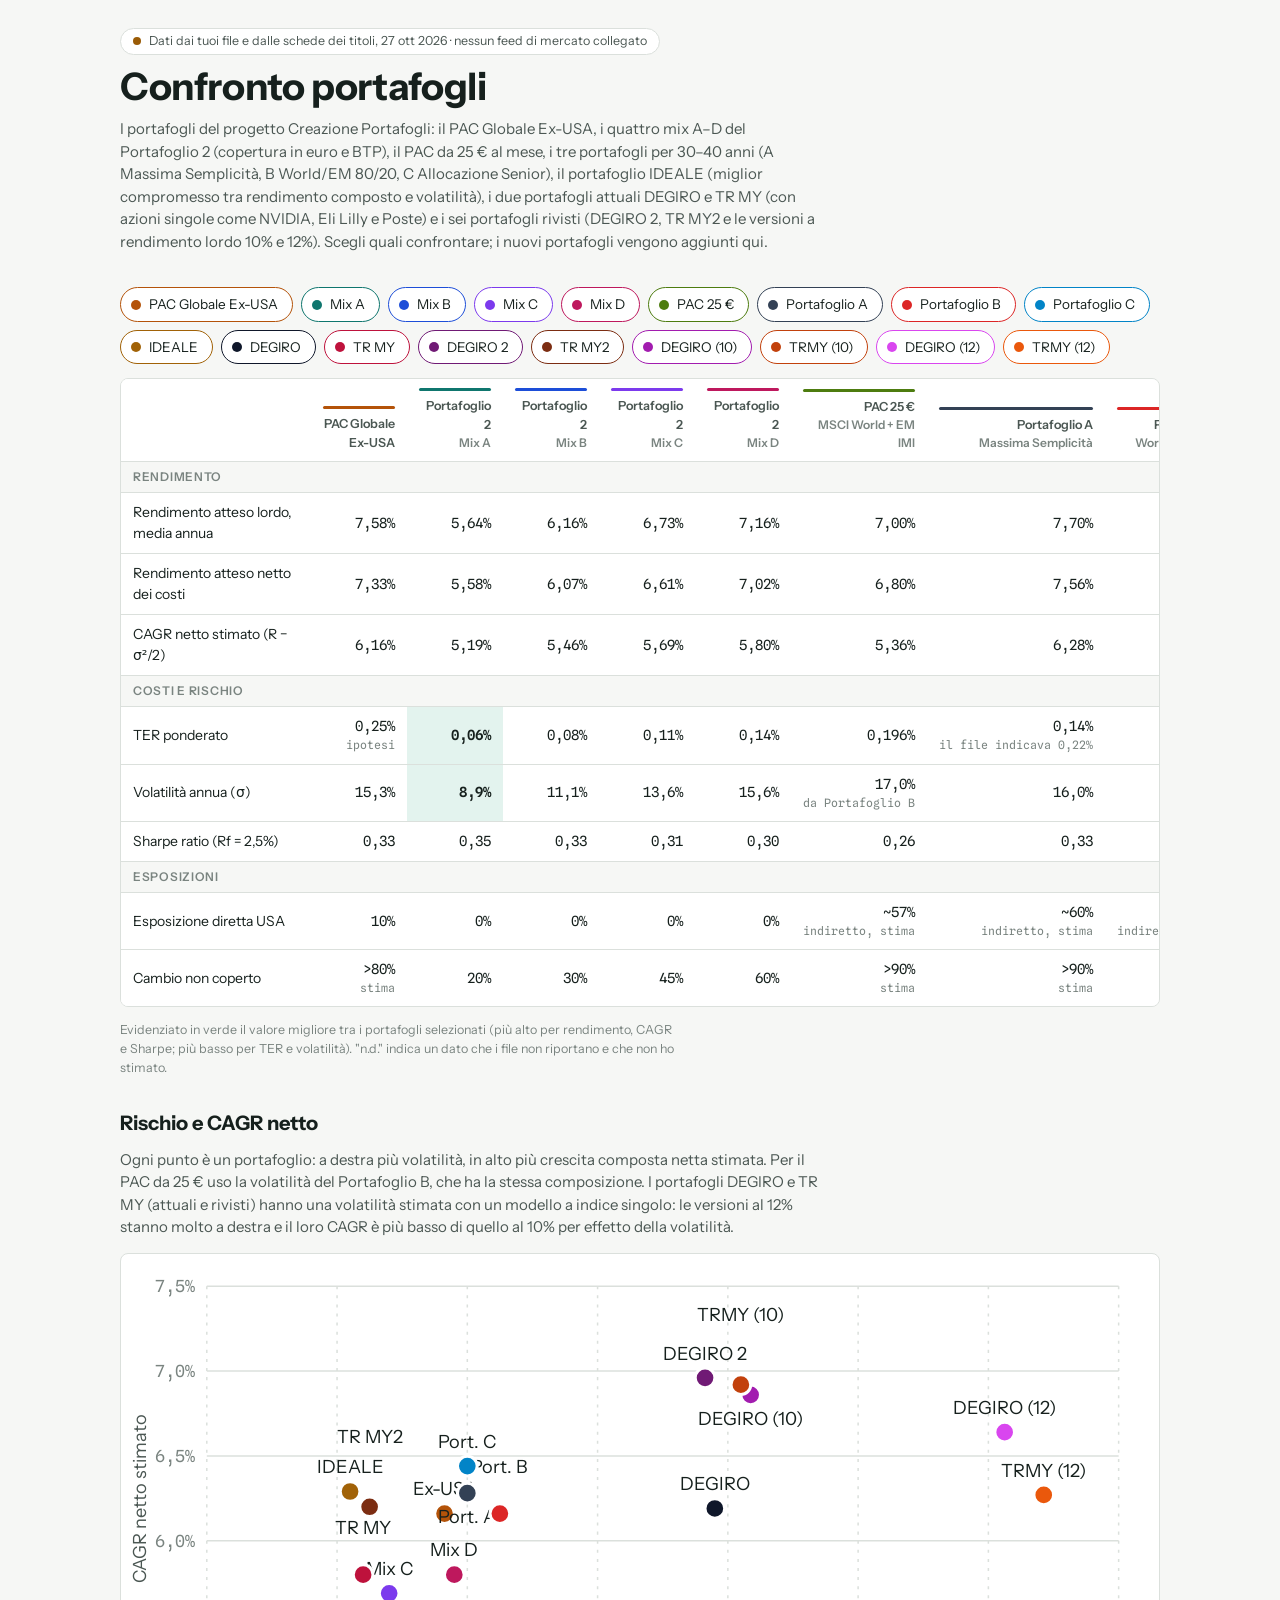
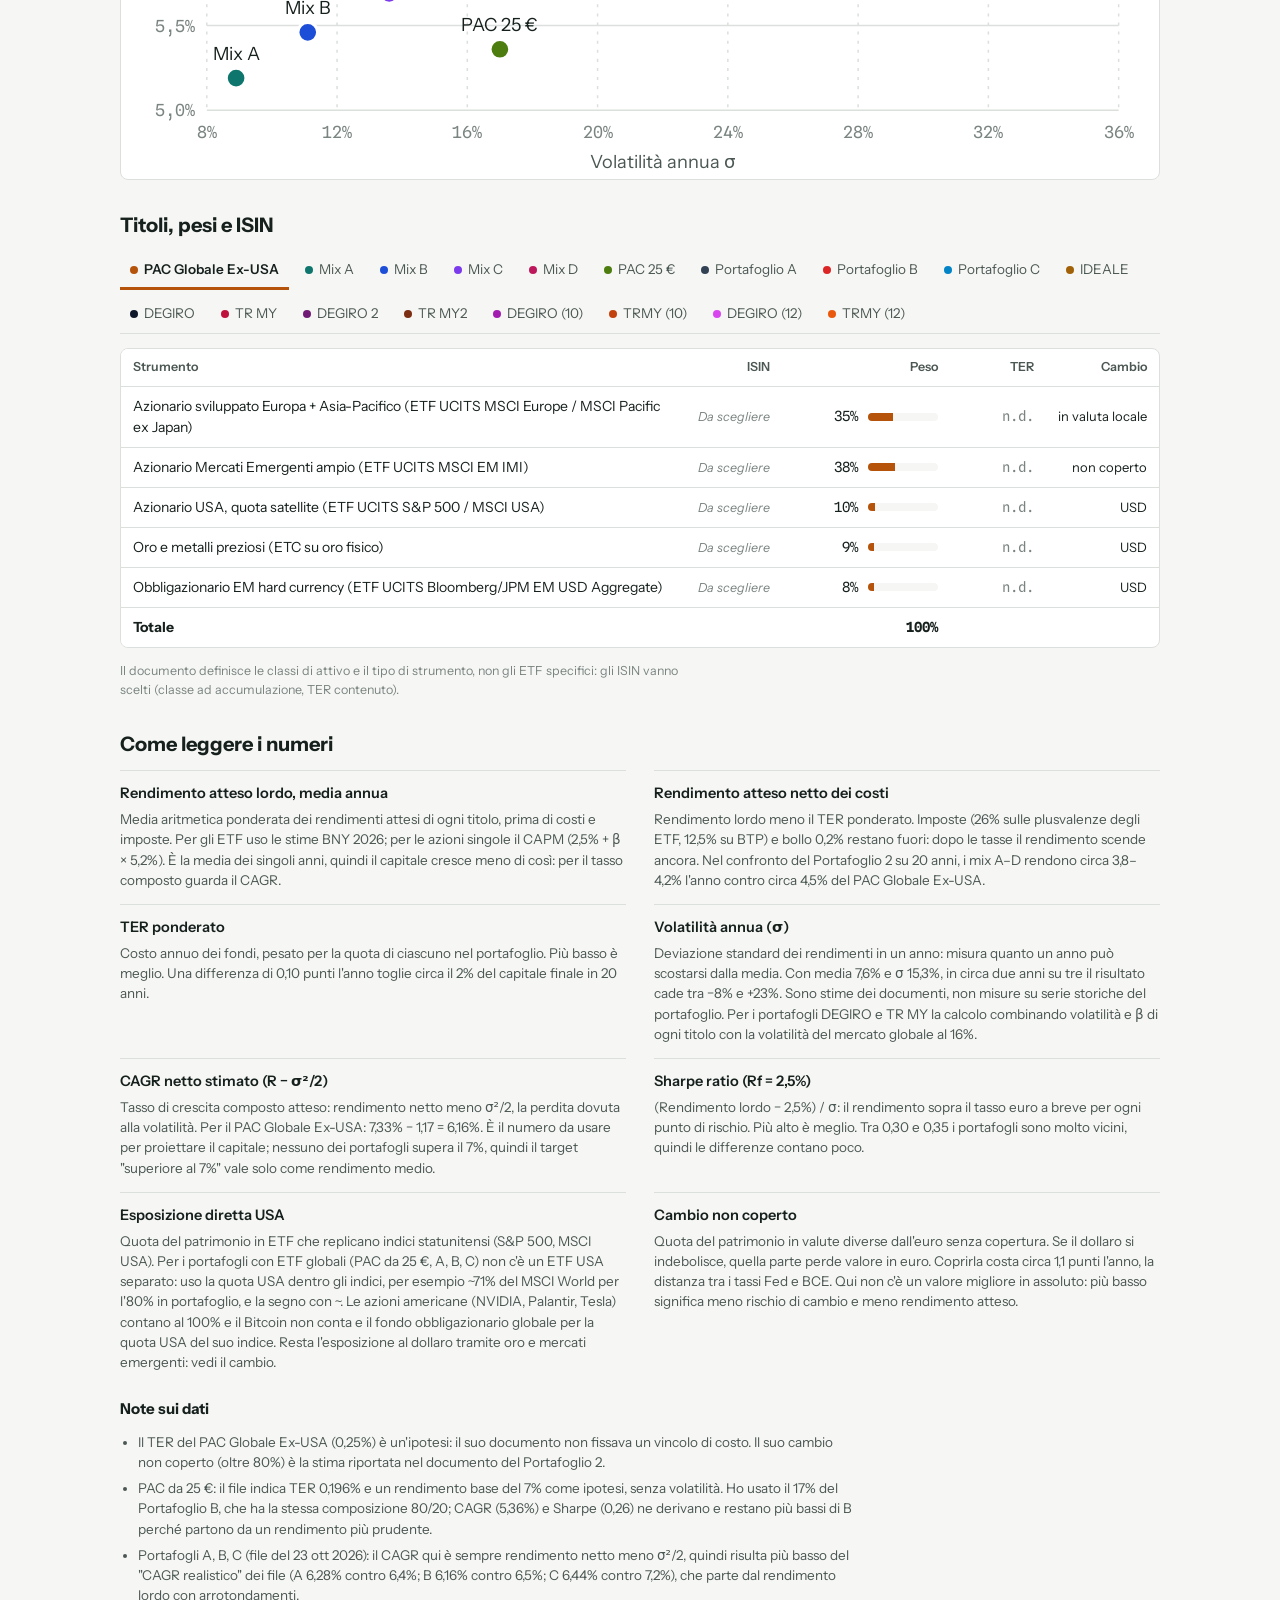
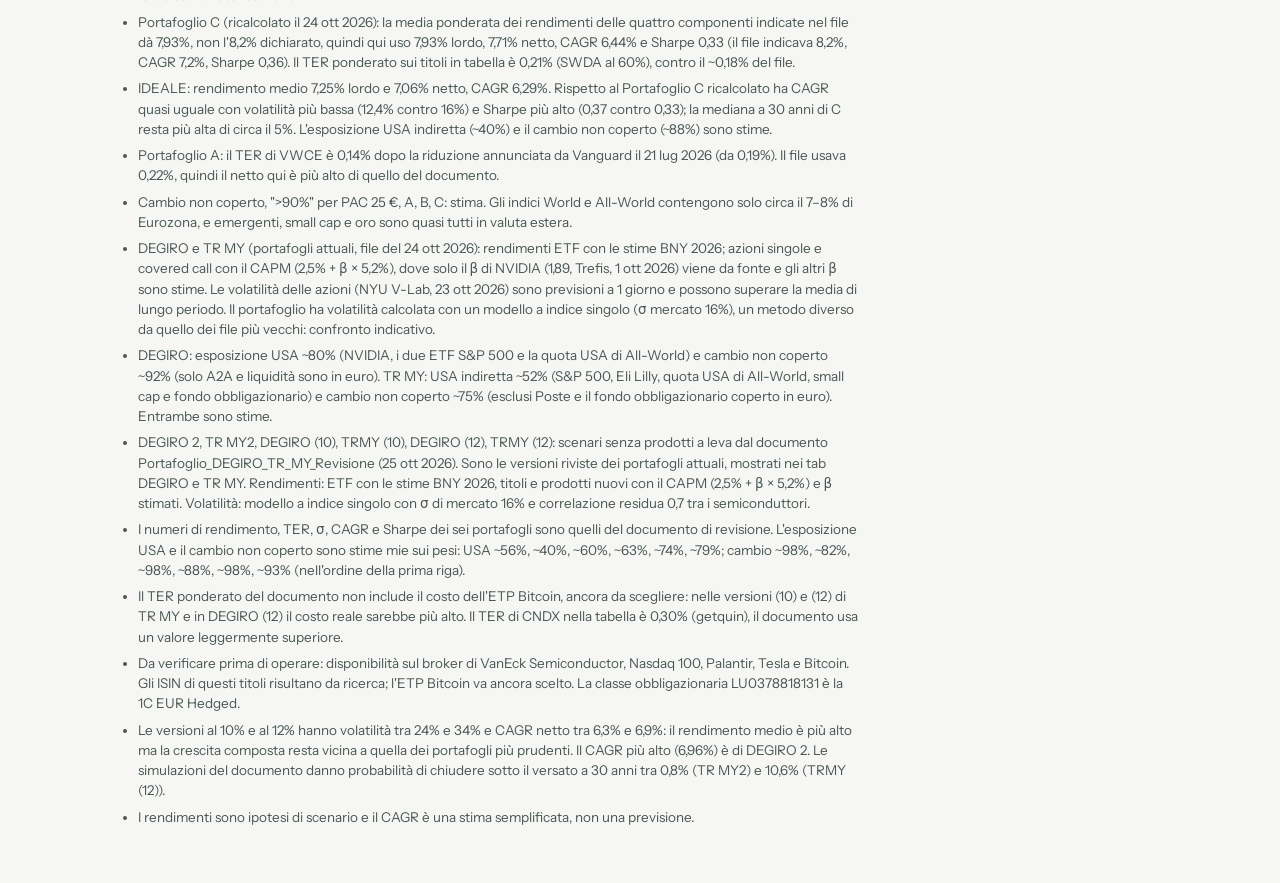
<file: Confronto Portafogli (1).html>
<!doctype html><html><head><meta charset=utf8><meta name=viewport content="width=device-width,initial-scale=1,viewport-fit=cover"><style>:root{color-scheme:light;box-sizing:border-box;padding-top:env(safe-area-inset-top,0px);padding-bottom:env(safe-area-inset-bottom,0px)}html{scroll-padding-top:env(safe-area-inset-top,0px)}body{margin:0;padding:0;font:14px -apple-system,BlinkMacSystemFont,sans-serif;background:#fff;color:#000}img{max-width:100%}[hidden]:not([hidden=until-found i]){display:none!important}</style></head><body>
<title>Confronto Portafogli</title>
<meta name="claude:viewport-fit-sides" content="cover">
<link rel="stylesheet" href="https://fonts.googleapis.com/css2?family=Instrument+Sans:wght@400;500;600;700&family=Spline+Sans+Mono:wght@400;500&display=swap">
<style>
/* Layout: una colonna. Selettore portafogli, tabella di confronto, grafico rischio/rendimento, titoli con Peso e ISIN. */
:root{
  --bg:#f6f7f5; --surface:#ffffff; --ink:#16201d; --ink2:#4b5753; --muted:#7a8480; --line:#dbe0dc;
  --accent:#0b6b5e; --best:#e3f3ee; --warn:#9a5b06;
  --c0:#b45309; --c1:#0f766e; --c2:#1d4ed8; --c3:#7c3aed; --c4:#be185d; --c5:#4d7c0f; --c6:#334155; --c7:#dc2626; --c8:#0284c7; --c9:#a16207; --c10:#701a75; --c11:#a21caf; --c12:#d946ef; --c13:#7c2d12; --c14:#c2410c; --c15:#ea580c; --c16:#0f172a; --c17:#be123c;
  --f-body:'Instrument Sans',system-ui,sans-serif; --f-mono:'Spline Sans Mono',ui-monospace,monospace;
}
@media (prefers-color-scheme:dark){:root:not([data-theme="light"]){
  --bg:#101614; --surface:#18201d; --ink:#eaf0ed; --ink2:#b3bfba; --muted:#86928d; --line:#2b3631;
  --accent:#3fc3ac; --best:#173a33; --warn:#e0a24a;
  --c0:#e8943a; --c1:#2dd4bf; --c2:#6ea0ff; --c3:#a78bfa; --c4:#f472b6; --c5:#a3d95b; --c6:#94a3b8; --c7:#f87171; --c8:#38bdf8; --c9:#facc15; --c10:#f0abfc; --c11:#e879f9; --c12:#c026d3; --c13:#fdba74; --c14:#fb923c; --c15:#f97316; --c16:#cbd5e1; --c17:#fb7185; color-scheme:dark;}}
:root[data-theme="dark"]{
  --bg:#101614; --surface:#18201d; --ink:#eaf0ed; --ink2:#b3bfba; --muted:#86928d; --line:#2b3631;
  --accent:#3fc3ac; --best:#173a33; --warn:#e0a24a;
  --c0:#e8943a; --c1:#2dd4bf; --c2:#6ea0ff; --c3:#a78bfa; --c4:#f472b6; --c5:#a3d95b; --c6:#94a3b8; --c7:#f87171; --c8:#38bdf8; --c9:#facc15; --c10:#f0abfc; --c11:#e879f9; --c12:#c026d3; --c13:#fdba74; --c14:#fb923c; --c15:#f97316; --c16:#cbd5e1; --c17:#fb7185; color-scheme:dark;}
*{box-sizing:border-box}
body{background:var(--bg);color:var(--ink);font:15px/1.5 var(--f-body);padding-block:28px 56px;
  padding-left:max(16px,env(safe-area-inset-left,0px));padding-right:max(16px,env(safe-area-inset-right,0px))}
main{max-width:1040px;margin:0 auto;display:flex;flex-direction:column;gap:34px}
h1,h2,h3{margin:0;line-height:1.15;text-wrap:balance;font-weight:700}
h1{font-size:clamp(26px,4.6vw,38px);letter-spacing:-.01em} h2{font-size:20px} h3{font-size:15px}
p{margin:0;max-width:70ch}
.muted{color:var(--ink2)} .small{font-size:12.5px;color:var(--muted)}
.mono,td.n,.code{font-family:var(--f-mono);font-variant-numeric:tabular-nums}
header{display:flex;flex-direction:column;gap:10px}
.stamp{display:inline-flex;gap:8px;align-items:center;font-size:12.5px;color:var(--ink2);border:1px solid var(--line);background:var(--surface);border-radius:999px;padding:3px 12px;align-self:flex-start}
.stamp i{width:8px;height:8px;border-radius:50%;background:var(--warn)}
section{display:flex;flex-direction:column;gap:14px;min-width:0}
.chips{display:flex;flex-wrap:wrap;gap:8px}
.chip{font:inherit;font-size:13.5px;color:var(--ink);background:var(--surface);border:1px solid var(--line);border-radius:999px;padding:6px 14px 6px 10px;cursor:pointer;display:inline-flex;gap:8px;align-items:center}
.chip i{width:10px;height:10px;border-radius:50%;background:var(--c);display:inline-block}
.chip[aria-pressed="false"]{color:var(--muted)} .chip[aria-pressed="false"] i{background:transparent;box-shadow:inset 0 0 0 2px var(--c);opacity:.55}
.chip[aria-pressed="true"]{border-color:var(--c)}
button:focus-visible,.code:focus-visible{outline:2px solid var(--accent);outline-offset:2px}
.wrap{overflow-x:auto;border:1px solid var(--line);border-radius:8px;background:var(--surface)}
table{border-collapse:collapse;width:100%;font-size:14px}
th,td{padding:9px 12px;border-bottom:1px solid var(--line);text-align:right;white-space:nowrap}
th:first-child,td:first-child{text-align:left;position:sticky;left:0;background:var(--surface);z-index:1;min-width:190px;white-space:normal}
thead th{font-size:12.5px;font-weight:600;color:var(--ink2);vertical-align:bottom;white-space:normal;min-width:96px}
thead th .sw{display:block;height:3px;border-radius:2px;background:var(--c);margin-bottom:6px}
tbody tr:last-child td{border-bottom:0}
td.best{background:var(--best);font-weight:600}
td.nd{color:var(--muted)}
td .sub{display:block;font-size:11.5px;color:var(--muted);font-weight:400}
tr.grp td{background:var(--bg);font-size:12px;letter-spacing:.06em;text-transform:uppercase;color:var(--muted);font-weight:600;padding-block:6px}
.hint{font-size:12px;color:var(--muted);display:block}
#chartbox{border:1px solid var(--line);border-radius:8px;background:var(--surface);padding:8px 4px 2px}
#chart{width:100%;height:auto;display:block}
.tabs{display:flex;flex-wrap:wrap;gap:6px;border-bottom:1px solid var(--line)}
.tab{font:inherit;font-size:13.5px;background:none;border:0;border-bottom:3px solid transparent;color:var(--ink2);padding:8px 10px;cursor:pointer;margin-bottom:-1px}
.tab[aria-selected="true"]{color:var(--ink);font-weight:600;border-bottom-color:var(--c)}
.tab i{display:inline-block;width:8px;height:8px;border-radius:50%;background:var(--c);margin-right:6px}
.wbar{height:8px;border-radius:4px;background:var(--bg);overflow:hidden;min-width:70px}
.wbar>span{display:block;height:100%;background:var(--c)}
.wcell{display:grid;grid-template-columns:64px minmax(70px,1fr);gap:10px;align-items:center;justify-content:end}
#hold td:first-child{min-width:230px}
.isins{display:flex;flex-direction:column;gap:3px;align-items:flex-start}
.code{font-size:12.5px;cursor:pointer;background:var(--bg);border-radius:4px;padding:1px 6px;border:0;color:var(--ink);text-align:left}
.todo{color:var(--muted);font-size:12.5px;font-style:italic}
.notes{display:flex;flex-direction:column;gap:6px;padding-left:18px;margin:0;font-size:13.5px;color:var(--ink2)}
.notes li{max-width:80ch}
.guide{margin:0;display:grid;grid-template-columns:repeat(auto-fit,minmax(min(100%,420px),1fr));gap:0 28px}
.guide>div{border-top:1px solid var(--line);padding:12px 0 14px;min-width:0}
.guide dt{font-weight:600;font-size:14.5px;margin-bottom:4px}
.guide dd{margin:0;color:var(--ink2);font-size:13.5px;max-width:62ch}
@media(prefers-reduced-motion:no-preference){.wbar>span{transition:width .5s ease}}
</style>

<main>
<header>
  <span class="stamp"><i></i>Dati dai tuoi file e dalle schede dei titoli, 27 ott 2026 · nessun feed di mercato collegato</span>
  <h1>Confronto portafogli</h1>
  <p class="muted">I portafogli del progetto Creazione Portafogli: il PAC Globale Ex-USA, i quattro mix A–D del Portafoglio 2 (copertura in euro e BTP), il PAC da 25 € al mese, i tre portafogli per 30–40 anni (A Massima Semplicità, B World/EM 80/20, C Allocazione Senior), il portafoglio IDEALE (miglior compromesso tra rendimento composto e volatilità), i due portafogli attuali DEGIRO e TR MY (con azioni singole come NVIDIA, Eli Lilly e Poste) e i sei portafogli rivisti (DEGIRO 2, TR MY2 e le versioni a rendimento lordo 10% e 12%). Scegli quali confrontare; i nuovi portafogli vengono aggiunti qui.</p>
</header>

<section>
  <div class="chips" id="chips" role="group" aria-label="Portafogli da confrontare"></div>
  <div class="wrap"><table>
    <thead id="thead"></thead>
    <tbody id="tbody"></tbody>
  </table></div>
  <p class="small">Evidenziato in verde il valore migliore tra i portafogli selezionati (più alto per rendimento, CAGR e Sharpe; più basso per TER e volatilità). "n.d." indica un dato che i file non riportano e che non ho stimato.</p>
</section>

<section>
  <h2>Rischio e CAGR netto</h2>
  <p class="muted">Ogni punto è un portafoglio: a destra più volatilità, in alto più crescita composta netta stimata. Per il PAC da 25 € uso la volatilità del Portafoglio B, che ha la stessa composizione. I portafogli DEGIRO e TR MY (attuali e rivisti) hanno una volatilità stimata con un modello a indice singolo: le versioni al 12% stanno molto a destra e il loro CAGR è più basso di quello al 10% per effetto della volatilità.</p>
  <div id="chartbox"><svg id="chart" viewBox="0 0 680 340" role="img" aria-label="Volatilità annua contro CAGR netto stimato per portafoglio"></svg></div>
</section>

<section>
  <h2>Titoli, pesi e ISIN</h2>
  <div class="tabs" id="tabs" role="tablist"></div>
  <div class="wrap"><table id="hold">
    <thead><tr><th>Strumento</th><th>ISIN</th><th>Peso</th><th>TER</th><th>Cambio</th></tr></thead>
    <tbody id="hbody"></tbody>
  </table></div>
  <p class="small" id="hnote"></p>
</section>

<section>
  <h2>Come leggere i numeri</h2>
  <dl class="guide">
    <div><dt>Rendimento atteso lordo, media annua</dt>
      <dd>Media aritmetica ponderata dei rendimenti attesi di ogni titolo, prima di costi e imposte. Per gli ETF uso le stime BNY 2026; per le azioni singole il CAPM (2,5% + β × 5,2%). È la media dei singoli anni, quindi il capitale cresce meno di così: per il tasso composto guarda il CAGR.</dd></div>
    <div><dt>Rendimento atteso netto dei costi</dt>
      <dd>Rendimento lordo meno il TER ponderato. Imposte (26% sulle plusvalenze degli ETF, 12,5% su BTP) e bollo 0,2% restano fuori: dopo le tasse il rendimento scende ancora. Nel confronto del Portafoglio 2 su 20 anni, i mix A–D rendono circa 3,8–4,2% l'anno contro circa 4,5% del PAC Globale Ex-USA.</dd></div>
    <div><dt>TER ponderato</dt>
      <dd>Costo annuo dei fondi, pesato per la quota di ciascuno nel portafoglio. Più basso è meglio. Una differenza di 0,10 punti l'anno toglie circa il 2% del capitale finale in 20 anni.</dd></div>
    <div><dt>Volatilità annua (σ)</dt>
      <dd>Deviazione standard dei rendimenti in un anno: misura quanto un anno può scostarsi dalla media. Con media 7,6% e σ 15,3%, in circa due anni su tre il risultato cade tra −8% e +23%. Sono stime dei documenti, non misure su serie storiche del portafoglio. Per i portafogli DEGIRO e TR MY la calcolo combinando volatilità e β di ogni titolo con la volatilità del mercato globale al 16%.</dd></div>
    <div><dt>CAGR netto stimato (R − σ²/2)</dt>
      <dd>Tasso di crescita composto atteso: rendimento netto meno σ²/2, la perdita dovuta alla volatilità. Per il PAC Globale Ex-USA: 7,33% − 1,17 = 6,16%. È il numero da usare per proiettare il capitale; nessuno dei portafogli supera il 7%, quindi il target "superiore al 7%" vale solo come rendimento medio.</dd></div>
    <div><dt>Sharpe ratio (Rf = 2,5%)</dt>
      <dd>(Rendimento lordo − 2,5%) / σ: il rendimento sopra il tasso euro a breve per ogni punto di rischio. Più alto è meglio. Tra 0,30 e 0,35 i portafogli sono molto vicini, quindi le differenze contano poco.</dd></div>
    <div><dt>Esposizione diretta USA</dt>
      <dd>Quota del patrimonio in ETF che replicano indici statunitensi (S&amp;P 500, MSCI USA). Per i portafogli con ETF globali (PAC da 25 €, A, B, C) non c'è un ETF USA separato: uso la quota USA dentro gli indici, per esempio ~71% del MSCI World per l'80% in portafoglio, e la segno con ~. Le azioni americane (NVIDIA, Palantir, Tesla) contano al 100% e il Bitcoin non conta e il fondo obbligazionario globale per la quota USA del suo indice. Resta l'esposizione al dollaro tramite oro e mercati emergenti: vedi il cambio.</dd></div>
    <div><dt>Cambio non coperto</dt>
      <dd>Quota del patrimonio in valute diverse dall'euro senza copertura. Se il dollaro si indebolisce, quella parte perde valore in euro. Coprirla costa circa 1,1 punti l'anno, la distanza tra i tassi Fed e BCE. Qui non c'è un valore migliore in assoluto: più basso significa meno rischio di cambio e meno rendimento atteso.</dd></div>
  </dl>
  <h3>Note sui dati</h3>
  <ul class="notes">
    <li>Il TER del PAC Globale Ex-USA (0,25%) è un'ipotesi: il suo documento non fissava un vincolo di costo. Il suo cambio non coperto (oltre 80%) è la stima riportata nel documento del Portafoglio 2.</li>
    <li>PAC da 25 €: il file indica TER 0,196% e un rendimento base del 7% come ipotesi, senza volatilità. Ho usato il 17% del Portafoglio B, che ha la stessa composizione 80/20; CAGR (5,36%) e Sharpe (0,26) ne derivano e restano più bassi di B perché partono da un rendimento più prudente.</li>
    <li>Portafogli A, B, C (file del 23 ott 2026): il CAGR qui è sempre rendimento netto meno σ²/2, quindi risulta più basso del "CAGR realistico" dei file (A 6,28% contro 6,4%; B 6,16% contro 6,5%; C 6,44% contro 7,2%), che parte dal rendimento lordo con arrotondamenti.</li>
    <li>Portafoglio C (ricalcolato il 24 ott 2026): la media ponderata dei rendimenti delle quattro componenti indicate nel file dà 7,93%, non l'8,2% dichiarato, quindi qui uso 7,93% lordo, 7,71% netto, CAGR 6,44% e Sharpe 0,33 (il file indicava 8,2%, CAGR 7,2%, Sharpe 0,36). Il TER ponderato sui titoli in tabella è 0,21% (SWDA al 60%), contro il ~0,18% del file.</li>
    <li>IDEALE: rendimento medio 7,25% lordo e 7,06% netto, CAGR 6,29%. Rispetto al Portafoglio C ricalcolato ha CAGR quasi uguale con volatilità più bassa (12,4% contro 16%) e Sharpe più alto (0,37 contro 0,33); la mediana a 30 anni di C resta più alta di circa il 5%. L'esposizione USA indiretta (~40%) e il cambio non coperto (~88%) sono stime.</li>
    <li>Portafoglio A: il TER di VWCE è 0,14% dopo la riduzione annunciata da Vanguard il 21 lug 2026 (da 0,19%). Il file usava 0,22%, quindi il netto qui è più alto di quello del documento.</li>
    <li>Cambio non coperto, ">90%" per PAC 25 €, A, B, C: stima. Gli indici World e All-World contengono solo circa il 7–8% di Eurozona, e emergenti, small cap e oro sono quasi tutti in valuta estera.</li>
    <li>DEGIRO e TR MY (portafogli attuali, file del 24 ott 2026): rendimenti ETF con le stime BNY 2026; azioni singole e covered call con il CAPM (2,5% + β × 5,2%), dove solo il β di NVIDIA (1,89, Trefis, 1 ott 2026) viene da fonte e gli altri β sono stime. Le volatilità delle azioni (NYU V-Lab, 23 ott 2026) sono previsioni a 1 giorno e possono superare la media di lungo periodo. Il portafoglio ha volatilità calcolata con un modello a indice singolo (σ mercato 16%), un metodo diverso da quello dei file più vecchi: confronto indicativo.</li>
    <li>DEGIRO: esposizione USA ~80% (NVIDIA, i due ETF S&amp;P 500 e la quota USA di All-World) e cambio non coperto ~92% (solo A2A e liquidità sono in euro). TR MY: USA indiretta ~52% (S&amp;P 500, Eli Lilly, quota USA di All-World, small cap e fondo obbligazionario) e cambio non coperto ~75% (esclusi Poste e il fondo obbligazionario coperto in euro). Entrambe sono stime.</li>
    <li>DEGIRO 2, TR MY2, DEGIRO (10), TRMY (10), DEGIRO (12), TRMY (12): scenari senza prodotti a leva dal documento Portafoglio_DEGIRO_TR_MY_Revisione (25 ott 2026). Sono le versioni riviste dei portafogli attuali, mostrati nei tab DEGIRO e TR MY. Rendimenti: ETF con le stime BNY 2026, titoli e prodotti nuovi con il CAPM (2,5% + β × 5,2%) e β stimati. Volatilità: modello a indice singolo con σ di mercato 16% e correlazione residua 0,7 tra i semiconduttori.</li>
    <li>I numeri di rendimento, TER, σ, CAGR e Sharpe dei sei portafogli sono quelli del documento di revisione. L'esposizione USA e il cambio non coperto sono stime mie sui pesi: USA ~56%, ~40%, ~60%, ~63%, ~74%, ~79%; cambio ~98%, ~82%, ~98%, ~88%, ~98%, ~93% (nell'ordine della prima riga).</li>
    <li>Il TER ponderato del documento non include il costo dell'ETP Bitcoin, ancora da scegliere: nelle versioni (10) e (12) di TR MY e in DEGIRO (12) il costo reale sarebbe più alto. Il TER di CNDX nella tabella è 0,30% (getquin), il documento usa un valore leggermente superiore.</li>
    <li>Da verificare prima di operare: disponibilità sul broker di VanEck Semiconductor, Nasdaq 100, Palantir, Tesla e Bitcoin. Gli ISIN di questi titoli risultano da ricerca; l'ETP Bitcoin va ancora scelto. La classe obbligazionaria LU0378818131 è la 1C EUR Hedged.</li>
    <li>Le versioni al 10% e al 12% hanno volatilità tra 24% e 34% e CAGR netto tra 6,3% e 6,9%: il rendimento medio è più alto ma la crescita composta resta vicina a quella dei portafogli più prudenti. Il CAGR più alto (6,96%) è di DEGIRO 2. Le simulazioni del documento danno probabilità di chiudere sotto il versato a 30 anni tra 0,8% (TR MY2) e 10,6% (TRMY (12)).</li>
    <li>I rendimenti sono ipotesi di scenario e il CAGR è una stima semplificata, non una previsione.</li>
  </ul>
</section>
</main>

<script>
(function(){
  /* Fonte: PAC Globale ex-USA (P1), Portafoglio 2 euro-hedged e BTP (A-D), PAC 25 euro. */
  var SW=function(w,alt){return {n:'iShares Core MSCI World (SWDA / IWDA / EUNL)',w:w,isin:[{c:'IE00B4L5Y983'}].concat(alt||[]),ter:0.20,fx:'non coperto',info:'Replica fisica · accumulazione · EUR 132,9 mld · 1.252 titoli (justETF)'};};
  var EMI=function(w){return {n:'iShares Core MSCI EM IMI (EIMI)',w:w,isin:[{c:'IE00BKM4GZ66'}],ter:0.18,fx:'non coperto',info:'Replica fisica · accumulazione · EUR 38,4 mld · 2.902 titoli (justETF)'};};
  var VWH=function(w){return {n:'Vanguard FTSE All-World UCITS ETF USD Acc (VWCE)',w:w,isin:[{c:'IE00BK5BQT80'}],ter:0.14,fx:'non coperto',info:'Replica fisica · accumulazione · USD 62,7 mld · USA 60,5% (getquin)'};};
  var SEH=function(w){return {n:'iShares MSCI EM UCITS ETF USD Acc (SEMA)',w:w,isin:[{c:'IE00B4L5YC18'}],ter:0.18,fx:'non coperto',info:'Replica fisica · accumulazione · USD 10,6 mld (getquin)'};};
  var WSH=function(w){return {n:'iShares MSCI World Small Cap (WSML)',w:w,isin:[{c:'IE00BF4RFH31'}],ter:0.35,fx:'non coperto',info:'Replica fisica · accumulazione · USD 8,9 mld · USA 59,1% (getquin)'};};
  var SMH=function(w){return {n:'VanEck Semiconductor UCITS ETF (VVSM)',w:w,isin:[{c:'IE00BMC38736'}],ter:0.35,fx:'USD',info:'Accumulazione · EUR 8,4 mld · Nord America 74,4% (Wealthyhood). TER 0,35% dal documento di revisione: la scheda online riporta un valore anomalo, da verificare sul KID'};};
  var NDH=function(w){return {n:'iShares Nasdaq 100 UCITS ETF USD Acc (CNDX)',w:w,isin:[{c:'IE00B53SZB19'}],ter:0.30,fx:'USD',info:'Replica fisica · accumulazione · USD 29,3 mld · USA 95,5% (getquin)'};};
  var NVH=function(w){return {n:'NVIDIA Corporation',w:w,isin:[{c:'US67066G1040'}],ter:0,fx:'USD',info:'Azione · Nasdaq · rend. atteso 12,4% (CAPM, β 1,9) · σ 45% (Trefis, 1 ott 2026)'};};
  var PLH=function(w){return {n:'Palantir Technologies',w:w,isin:[{c:'US69608A1088'}],ter:0,fx:'USD',info:'Azione · rendimento atteso con CAPM e β stimato (documento di revisione)'};};
  var TSH=function(w){return {n:'Tesla',w:w,isin:[{c:'US88160R1014'}],ter:0,fx:'USD',info:'Azione · rendimento atteso con CAPM e β stimato (documento di revisione)'};};
  var BTH=function(w){return {n:'ETP Bitcoin fisico (da scegliere)',w:w,isin:null,ter:null,fx:'USD',info:'Il TER non è incluso nel calcolo del documento: un ETP reale ha un costo non nullo'};};
  var GDH=function(w){return {n:'WisdomTree Core Physical Gold USD Acc',w:w,isin:[{c:'JE00BN2CJ301'}],ter:0.12,fx:'USD',info:'Oro fisico · accumulazione · USD 2,16 mld (getquin)'};};
  var BDH=function(w){return {n:'Xtrackers Global Government Bond UCITS ETF 1C EUR Hedged',w:w,isin:[{c:'LU0378818131'}],ter:0.25,fx:'coperto in euro',info:'Indice FTSE WGBI mercati sviluppati · EUR 715,9 mln · USA ~47% dell\'indice (extraETF)'};};
  var revNote='Dal documento Portafoglio_DEGIRO_TR_MY_Revisione (25 ott 2026): senza prodotti a leva, modello a indice singolo con σ di mercato 16%, rendimenti ETF BNY CMA 2026 e CAPM con β stimati per titoli e prodotti nuovi. Il portafoglio attuale è il tab omonimo (DEGIRO o TR MY).';
  var IUH=function(w){return {n:'iShares Core S&P 500 UCITS ETF USD Dist (IUSA)',w:w,isin:[{c:'IE0031442068'}],ter:0.07,fx:'USD',info:'Replica fisica · distribuzione trimestrale · EUR 20,6 mld · rend. atteso 7,6% · σ 15,9% (BNY CMA 2026)'};};
  var CSH=function(w){return {n:'iShares Core S&P 500 UCITS ETF USD Acc (CSPX)',w:w,isin:[{c:'IE00B5BMR087'}],ter:0.07,fx:'USD',info:'Replica fisica · accumulazione · EUR 139,8 mld · 503 titoli · rend. atteso 7,6% · σ 15,9% (BNY CMA 2026)'};};
  var CCH=function(w){return {n:'Global X S&P 500 Covered Call UCITS ETF USD Dist',w:w,isin:[{c:'IE0002L5QB31'}],ter:0.45,fx:'USD',info:'Replica sintetica · indice Cboe S&P 500 BuyWrite · USD 222,7 mln · rend. 6,0% (CAPM, β 0,7 stima) · σ 12%. Limita il rialzo'};};
  var XIH=function(w){return {n:'Xiaomi Corporation',w:w,isin:[{c:'KYG9830T1067'}],ter:0,fx:'HKD',info:'Azione · Hong Kong · rend. 9,8% (CAPM, β 1,4 stima) · σ 53% (NYU V-Lab)'};};
  var A2H=function(w){return {n:'A2A S.p.A.',w:w,isin:[{c:'IT0001233417'}],ter:0,fx:'nessuno (euro)',info:'Azione · Borsa Italiana · rend. 5,6% (CAPM, β 0,6 stima) · σ 21% (NYU V-Lab)'};};
  var PIH=function(w){return {n:'Poste Italiane',w:w,isin:[{c:'IT0003796171'}],ter:0,fx:'nessuno (euro)',info:'Azione · Borsa Italiana · rend. 6,7% (CAPM, β 0,8 stima) · σ 28% (NYU V-Lab)'};};
  var ELH=function(w){return {n:'Eli Lilly and Company',w:w,isin:[{c:'US5324571083'}],ter:0,fx:'USD',info:'Azione · NYSE · rend. 4,6% (CAPM, β 0,4 stima) · σ 35% (volatilità implicita 38,7%)'};};
  var P=[   {id:'p1',n:'PAC Globale Ex-USA',s:'PAC Globale Ex-USA',c:'--c0',
    m:{lordo:7.58,ter:0.25,netto:7.33,vol:15.3,cagr:6.16,sharpe:0.33,usa:10,fx:80},
    fxPre:'>',fxSub:'stima',terNote:'ipotesi',
    h:[
     {n:'Azionario sviluppato Europa + Asia-Pacifico (ETF UCITS MSCI Europe / MSCI Pacific ex Japan)',w:35,isin:null,ter:null,fx:'in valuta locale'},
     {n:'Azionario Mercati Emergenti ampio (ETF UCITS MSCI EM IMI)',w:38,isin:null,ter:null,fx:'non coperto'},
     {n:'Azionario USA, quota satellite (ETF UCITS S&P 500 / MSCI USA)',w:10,isin:null,ter:null,fx:'USD'},
     {n:'Oro e metalli preziosi (ETC su oro fisico)',w:9,isin:null,ter:null,fx:'USD'},
     {n:'Obbligazionario EM hard currency (ETF UCITS Bloomberg/JPM EM USD Aggregate)',w:8,isin:null,ter:null,fx:'USD'}],
    note:'Il documento definisce le classi di attivo e il tipo di strumento, non gli ETF specifici: gli ISIN vanno scelti (classe ad accumulazione, TER contenuto).'},
   {id:'a',n:'Portafoglio 2 · Mix A',s:'Mix A',c:'--c1',
    m:{lordo:5.64,ter:0.06,netto:5.58,vol:8.9,cagr:5.19,sharpe:0.35,usa:0,fx:20}},
   {id:'b',n:'Portafoglio 2 · Mix B',s:'Mix B',c:'--c2',
    m:{lordo:6.16,ter:0.08,netto:6.07,vol:11.1,cagr:5.46,sharpe:0.33,usa:0,fx:30}},
   {id:'c',n:'Portafoglio 2 · Mix C',s:'Mix C',c:'--c3',
    m:{lordo:6.73,ter:0.11,netto:6.61,vol:13.6,cagr:5.69,sharpe:0.31,usa:0,fx:45}},
   {id:'d',n:'Portafoglio 2 · Mix D',s:'Mix D',c:'--c4',
    m:{lordo:7.16,ter:0.14,netto:7.02,vol:15.6,cagr:5.80,sharpe:0.30,usa:0,fx:60}},
   {id:'pac',n:'PAC 25 € · MSCI World + EM IMI',s:'PAC 25 €',c:'--c5',
    m:{lordo:7.00,ter:0.196,netto:6.80,vol:17,cagr:5.36,sharpe:0.26,usa:57,fx:90},
    terDp:3,usaPre:'~',fxPre:'>',fxSub:'stima',volSub:'da Portafoglio B',
    h:[SW(80),EMI(20)],
    note:'Alternativa a un solo ETF se il broker non accetta rate da 5 €: Vanguard FTSE All-World (VWCE), ISIN IE00BK5BQT80, secondo il tuo file (oggi con TER 0,14%, vedi Portafoglio A).'},
   {id:'oa',n:'Portafoglio A · Massima Semplicità',s:'Portafoglio A',c:'--c6',
    m:{lordo:7.7,ter:0.14,netto:7.56,vol:16,cagr:6.28,sharpe:0.33,usa:60,fx:90},
    usaPre:'~',fxPre:'>',fxSub:'stima',terNote:'il file indicava 0,22%',
    h:[{n:'Vanguard FTSE All-World UCITS ETF (VWCE)',w:100,isin:[{c:'IE00BK5BQT80'}],ter:0.14,fx:'non coperto',info:'Replica fisica · accumulazione · USD 62,7 mld · USA 60,5% · ~10% emergenti (getquin)'}],
    note:'Un solo ETF su circa 3.800 titoli di 47 paesi. Il TER di 0,14% viene dalla riduzione annunciata da Vanguard il 21 lug 2026 (da 0,19%, data di entrata in vigore non indicata); il tuo file riportava 0,22%. Alternative citate nel file: Amundi Prime All Country World (WEBN, ISIN IE0003XJA0J9, TER 0,07%, USD 835 mln secondo etfstream) e SPDR MSCI ACWI IMI (SPYI, ISIN da verificare).'},
   {id:'ob',n:'Portafoglio B · World/EM 80/20',s:'Portafoglio B',c:'--c7',
    m:{lordo:7.8,ter:0.196,netto:7.60,vol:17,cagr:6.16,sharpe:0.31,usa:57,fx:90},
    terDp:3,usaPre:'~',fxPre:'>',fxSub:'stima',
    h:[SW(80),EMI(20)],
    note:'Stessa composizione del PAC da 25 €. Cambia l\'ipotesi di rendimento: 7,8% (Capital Market Assumptions BNY 2026) contro il 7,0% base del PAC. Il file indica un satellite emergenti con circa 22,75% di semiconduttori e volatilità a 1 anno del 21,36%.'},
   {id:'oc',n:'Portafoglio C · Allocazione Senior',s:'Portafoglio C',c:'--c8',
    m:{lordo:7.93,ter:0.2145,netto:7.71,vol:16,cagr:6.44,sharpe:0.33,usa:50,fx:90},
    usaPre:'~',fxPre:'>',fxSub:'stima',terNote:'il file indicava ~0,18%',volSub:'rendimento ricalcolato: il file indicava 8,2%',
    h:[SW(60,[{c:'IE0003XJA0J9',l:'alternativa: Amundi Prime All Country World (WEBN), TER 0,07%'}]),EMI(20),
     {n:'iShares MSCI World Small Cap (WSML)',w:15,isin:[{c:'IE00BF4RFH31'}],ter:0.35,fx:'non coperto',info:'Replica fisica · accumulazione · USD 8,9 mld · USA 59,1% (getquin)'},
     {n:'iShares Physical Gold ETC (SGLN / IGLN)',w:5,isin:[{c:'IE00B4ND3602'},{c:null,l:'alternativa: WisdomTree Physical Gold (PHAU), ISIN da verificare'}],ter:0.12,fx:'USD',info:'Oro fisico · USD 38,7 mld (getquin)'}],
    note:'WEBN include già i mercati emergenti: usarlo al posto di SWDA porterebbe l\'esposizione emergenti oltre il 20% indicato. Rendimenti attesi per componente nel file: World 7,7%, EM 8,1%, small cap ~9,3%, oro 5,8%.'},
   {id:'id',n:'IDEALE · Rendimento / rischio',s:'IDEALE',c:'--c9',
    m:{lordo:7.25,ter:0.1955,netto:7.06,vol:12.4,cagr:6.29,sharpe:0.37,usa:40,fx:88},
    terDp:2,usaPre:'~',fxPre:'~',fxSub:'stima',terNote:'ipotesi su EM obbl. 0,25%',
    h:[SW(47,[{c:'IE0003XJA0J9',l:'alternativa: Amundi Prime All Country World (WEBN): include già emergenti, ridurre il peso EM'}]),EMI(8),
     {n:'iShares MSCI World Small Cap (WSML)',w:15,isin:[{c:'IE00BF4RFH31'}],ter:0.35,fx:'non coperto',info:'Replica fisica · accumulazione · USD 8,9 mld · USA 59,1% (getquin)'},
     {n:'iShares Physical Gold ETC (SGLN / IGLN)',w:8,isin:[{c:'IE00B4ND3602'}],ter:0.12,fx:'USD'},
     {n:'BTP diretti, metà a 5 anni e metà a 7-10 anni (MOT)',w:12,isin:[{c:null,l:'Il BTP Valore ha chiuso il collocamento il 23 ott 2026: usare BTP sul mercato secondario, ISIN da verificare'}],ter:0,fx:'nessuno (euro)'},
     {n:'ETF UCITS obbligazionario EM hard currency (indice Bloomberg/JPM EM USD Aggregate, non coperto)',w:10,isin:null,ter:0.25,fx:'USD'}],
    note:'Sei classi di attivo scelte con un\'ottimizzazione sul CAGR atteso con volatilità massima 12,5% e limiti di prudenza (mondo ≥40%, EM 8-15%, small cap ≤15%, oro ≤8%, titoli di Stato ≤20%, obbligazioni EM ≤10%). Rata su 300 €: 141 / 24 / 45 / 24 / 36 / 30 €. Volatilità, correlazioni e rendimento small cap (~9,3%) sono stime del team. Il PDF completo è nel progetto (Portafoglio_IDEALE.pdf).'},
   {id:'dg',n:'DEGIRO',s:'DEGIRO',c:'--c16',
    m:{lordo:9.07,ter:0.095,netto:8.98,vol:23.6,cagr:6.19,sharpe:0.28,usa:80,fx:92},
    terDp:3,usaPre:'~',fxPre:'~',fxSub:'stima',volSub:'stima da modello',
    h:[VWH(34),NVH(37),IUH(13.5),CCH(8.5),XIH(1.8),A2H(1),{n:'Liquidità (residuo non indicato)',w:4.2,isin:false,ter:0,fx:'nessuno (euro)',info:'Ipotesi: contanti al 2,5% senza rischio'}],
    note:'Portafoglio concentrato: un ETF globale, il 37% su NVIDIA, due ETF sull\'S&P 500 (uno covered call) e piccole posizioni su Xiaomi e A2A. I pesi indicati sommano 95,8%: il 4,2% restante è trattato come liquidità. Lettura: il rendimento medio più alto del confronto tra i portafogli attuali (9,07%) dipende dal 37% su NVIDIA (CAPM 12,4%, β 1,9); la volatilità di 23,6% porta il CAGR netto a 6,19% e lo Sharpe a 0,28, tra i più bassi. Un solo titolo oltre un terzo del patrimonio rende il risultato molto sensibile a un solo mercato. Se il 4,2% non fosse liquidità ma investito in proporzione sugli stessi titoli: rendimento lordo 9,36%, σ 24,7%, CAGR netto 6,22%, Sharpe 0,28. Il covered call limita il rialzo e il suo rendimento è una stima con il solo CAPM. Con 300 €/mese a CAGR 6,19%: circa 304.088 € a 30 anni e 603.882 € a 40 anni (lordo costi e imposte).'},
   {id:'tr',n:'TR MY',s:'TR MY',c:'--c17',
    m:{lordo:6.75,ter:0.13,netto:6.62,vol:12.8,cagr:5.80,sharpe:0.33,usa:52,fx:75},
    terDp:2,usaPre:'~',fxPre:'~',fxSub:'stima',volSub:'stima da modello',
    h:[VWH(40),CSH(12),PIH(12),BDH(12),ELH(12),SEH(8),GDH(8),{n:'iShares MSCI World Small Cap ESG Enhanced UCITS ETF USD Acc',w:8,isin:[{c:'IE000T9EOCL3'}],ter:0.35,fx:'non coperto',info:'Replica fisica · USD 71 mln · USA 60,4% · rend. 9,3% (stima del file) · σ 19%'}],
    note:'Portafoglio diversificato con ETF globali, azioni singole (Poste Italiane, Eli Lilly), obbligazionario globale coperto in euro e oro. I pesi indicati sommano 112% e sono stati normalizzati a 100%: se un peso è sbagliato va ricalcolato. Lettura: è il profilo più prudente tra i portafogli con azioni singole (volatilità 12,8%, CAGR netto 5,80%), in linea con i Mix C/D del Portafoglio 2 ma con più rischio dollaro. Eli Lilly e Poste pesano ciascuna circa 10,7%: due titoli singoli concentrano il rischio specifico. Strumenti identificati dai nomi indicati: obbligazionario globale, MSCI EM e Core Physical Gold vanno verificati con gli ISIN reali; la classe obbligazionaria corretta è la 1C EUR Hedged (LU0378818131, non la 3C USD Hedged LU0641006456). Con 300 €/mese a CAGR 5,80%: circa 283.346 € a 30 anni e 546.408 € a 40 anni (lordo costi e imposte).'},
   {id:'d2',n:'DEGIRO 2',s:'DEGIRO 2',c:'--c10',
    m:{lordo:9.88,ter:0.205,netto:9.67,vol:23.3,cagr:6.96,sharpe:0.32,usa:56,fx:98},
    terDp:3,usaPre:'~',fxPre:'~',fxSub:'stima',volSub:'stima da modello',
    h:[SEH(20),WSH(20),SMH(20),NDH(5),NVH(20),PLH(5),GDH(10)],
    note:revNote+' Scenario a pari rischio del DEGIRO attuale, con la diversificazione migliorata.'},
   {id:'t2',n:'TR MY2',s:'TR MY2',c:'--c13',
    m:{lordo:7.25,ter:0.203,netto:7.05,vol:13.0,cagr:6.20,sharpe:0.37,usa:40,fx:82},
    terDp:3,usaPre:'~',fxPre:'~',fxSub:'stima',volSub:'stima da modello',
    h:[VWH(36),SEH(20),WSH(20),GDH(10),BDH(14)],
    note:revNote+' Scenario a pari rischio di TR MY: stesso Sharpe di IDEALE (0,37) con volatilità 13,0%.'},
   {id:'d10',n:'DEGIRO (10)',s:'DEGIRO (10)',c:'--c11',
    m:{lordo:10.13,ter:0.216,netto:9.91,vol:24.7,cagr:6.86,sharpe:0.31,usa:60,fx:98},
    terDp:3,usaPre:'~',fxPre:'~',fxSub:'stima',volSub:'stima da modello',
    h:[SEH(20),WSH(20),SMH(25),NDH(5),NVH(20),PLH(5),GDH(5)],
    note:revNote+' Target 10% di rendimento lordo.'},
   {id:'t10',n:'TRMY (10)',s:'TRMY (10)',c:'--c14',
    m:{lordo:10.02,ter:0.133,netto:9.89,vol:24.4,cagr:6.92,sharpe:0.31,usa:63,fx:88},
    terDp:3,usaPre:'~',fxPre:'~',fxSub:'stima',volSub:'stima da modello',
    h:[VWH(10),SEH(10),WSH(15),SMH(5),NVH(20),PLH(10),TSH(10),BTH(5),GDH(5),BDH(10)],
    note:revNote+' Target 10% di rendimento lordo.'},
   {id:'d12',n:'DEGIRO (12)',s:'DEGIRO (12)',c:'--c12',
    m:{lordo:12.05,ter:0.114,netto:11.93,vol:32.5,cagr:6.64,sharpe:0.29,usa:74,fx:98},
    terDp:3,usaPre:'~',fxPre:'~',fxSub:'stima',volSub:'stima da modello',
    h:[SEH(5),WSH(20),SMH(10),NVH(20),PLH(20),TSH(15),BTH(10)],
    note:revNote+' Target 12% di rendimento lordo: a questo livello la volatilità riduce il CAGR rispetto al 10%.'},
   {id:'t12',n:'TRMY (12)',s:'TRMY (12)',c:'--c15',
    m:{lordo:12.00,ter:0.072,netto:11.93,vol:33.7,cagr:6.27,sharpe:0.28,usa:79,fx:93},
    terDp:3,usaPre:'~',fxPre:'~',fxSub:'stima',volSub:'stima da modello',
    h:[VWH(5),WSH(15),NVH(25),PLH(25),TSH(15),BTH(10),BDH(5)],
    note:revNote+' Target 12% di rendimento lordo: a questo livello la volatilità riduce il CAGR rispetto al 10%.'}
  ];
  var mixH=function(emu,em,btp){return [
    {n:'UBS Core MSCI EMU UCITS ETF acc · azionario Eurozona',w:emu,isin:[{c:'LU0950668870'}],ter:0.09,fx:'nessuno (euro)'},
    {n:'Amundi MSCI Emerging Markets Swap UCITS ETF acc · azionario emergenti',w:em,isin:[{c:'LU1681045370'}],ter:0.20,fx:'non coperto'},
    {n:'iShares Physical Gold ETC · oro fisico',w:10,isin:[{c:'IE00B4ND3602'}],ter:0.12,fx:'non coperto (USD)'},
    {n:'BTP diretti',w:btp,isin:[{c:'IT0005735201',l:'BTP Valore 27/10/2031'},{c:'IT0005735227',l:'BTP Valore Insieme 27/10/2031'},{c:null,l:'BTP nov 2031 (MOT): ISIN da verificare'}],ter:0,fx:'nessuno (euro)'}];};
  var mixNote='Il BTP Valore è in collocamento fino al 23 ott 2026 alle 13:00 e può chiudere prima; le cedole annunciate sono un minimo. Se incolli gli ISIN della tua watchlist li sostituisco con stessi pesi e scadenze.';
  P[1].h=mixH(30,10,50);P[2].h=mixH(35,20,35);P[3].h=mixH(35,35,20);P[4].h=mixH(30,50,10);
  [1,2,3,4].forEach(function(i){P[i].note=mixNote;});

  var ROWS=[
   {g:'Rendimento'},
   {k:'lordo',l:'Rendimento atteso lordo, media annua',d:1,f:'pct2'},
   {k:'netto',l:'Rendimento atteso netto dei costi',d:1,f:'pct2'},
   {k:'cagr',l:'CAGR netto stimato (R − σ²/2)',d:1,f:'pct2'},
   {g:'Costi e rischio'},
   {k:'ter',l:'TER ponderato',d:-1,f:'ter'},
   {k:'vol',l:'Volatilità annua (σ)',d:-1,f:'pct1'},
   {k:'sharpe',l:'Sharpe ratio (Rf = 2,5%)',d:1,f:'num2'},
   {g:'Esposizioni'},
   {k:'usa',l:'Esposizione diretta USA',d:0,f:'pct0'},
   {k:'fx',l:'Cambio non coperto',d:0,f:'fx'}
  ];
  var it=function(x,dp){return x.toFixed(dp).replace('.',',');};
  function fmt(r,p){var v=p.m[r.k];
    if(v===null||v===undefined)return {t:'n.d.',nd:true};
    if(r.f==='pct2')return {t:it(v,2)+'%'};
    if(r.f==='pct1')return {t:it(v,1)+'%',sub:p.volSub||null};
    if(r.f==='pct0')return {t:(p.usaPre||'')+v+'%',sub:p.usaPre?'indiretto, stima':null};
    if(r.f==='num2')return {t:it(v,2)};
    if(r.f==='ter')return {t:it(v,p.terDp||2)+'%',sub:p.terNote};
    if(r.f==='fx')return {t:(p.fxPre||'')+v+'%',sub:p.fxSub||null};
    return {t:String(v)};
  }
  function fxFmt(p){return null;}
  var LBL={p1:'Ex-USA',a:'Mix A',b:'Mix B',c:'Mix C',d:'Mix D',pac:'PAC 25 €',oa:'Port. A',ob:'Port. B',oc:'Port. C',dg:'DEGIRO',tr:'TR MY',d2:'DEGIRO 2',t2:'TR MY2',d10:'DEGIRO (10)',t10:'TRMY (10)',d12:'DEGIRO (12)',t12:'TRMY (12)','id':'IDEALE'};
  P.forEach(function(p){p.l=LBL[p.id];});

  var sel={};P.forEach(function(p){sel[p.id]=true;});
  var chips=document.getElementById('chips');
  P.forEach(function(p){var b=document.createElement('button');b.type='button';b.className='chip';b.id='chip-'+p.id;
    b.style.setProperty('--c','var('+p.c+')');b.setAttribute('aria-pressed','true');
    b.innerHTML='<i></i>'+p.s;
    b.addEventListener('click',function(){var n=P.filter(function(q){return sel[q.id];}).length;
      if(sel[p.id]&&n===1)return; sel[p.id]=!sel[p.id];b.setAttribute('aria-pressed',String(sel[p.id]));renderAll();});
    chips.appendChild(b);});

  function renderTable(){
    var vis=P.filter(function(p){return sel[p.id];});
    var th='<tr><th></th>'+vis.map(function(p){return '<th style="--c:var('+p.c+')"><span class="sw"></span>'+p.n.replace(' · ','<span class="hint">')+ (p.n.indexOf(' · ')>-1?'</span>':'')+'</th>';}).join('')+'</tr>';
    document.getElementById('thead').innerHTML=th;
    var out='';
    ROWS.forEach(function(r){
      if(r.g){out+='<tr class="grp"><td colspan="'+(vis.length+1)+'">'+r.g+'</td></tr>';return;}
      var vals=vis.map(function(p){var v=p.m[r.k];return (v===null||v===undefined)?null:v;});
      var best=null;
      if(r.d!==0){var nums=vals.filter(function(v){return v!==null;});
        if(nums.length>1)best=r.d>0?Math.max.apply(null,nums):Math.min.apply(null,nums);}
      out+='<tr><td>'+r.l+'</td>';
      vis.forEach(function(p,i){var f=(r.k==='fx'&&fxFmt(p))||fmt(r,p);
        var cls='n'+(f.nd?' nd':'')+((best!==null&&vals[i]===best)?' best':'');
        out+='<td class="'+cls+'">'+f.t+(f.sub?'<span class="sub">'+f.sub+'</span>':'')+'</td>';});
      out+='</tr>';
    });
    document.getElementById('tbody').innerHTML=out;
  }

  function renderChart(){
    var W=680,H=340,L=54,R=24,T=16,B=44,xmin=8,xmax=36,ymin=5,ymax=7.5,placed=[];
    var X=function(v){return L+(W-L-R)*(v-xmin)/(xmax-xmin);},Y=function(v){return T+(H-T-B)*(1-(v-ymin)/(ymax-ymin));};
    var s='';
    [5,5.5,6,6.5,7,7.5].forEach(function(v){s+='<line x1="'+L+'" x2="'+(W-R)+'" y1="'+Y(v)+'" y2="'+Y(v)+'" stroke="var(--line)"/><text x="'+(L-8)+'" y="'+(Y(v)+4)+'" text-anchor="end" font-size="11" fill="var(--muted)" font-family="var(--f-mono)">'+it(v,1)+'%</text>';});
    [8,12,16,20,24,28,32,36].forEach(function(v){s+='<line x1="'+X(v)+'" x2="'+X(v)+'" y1="'+T+'" y2="'+(H-B)+'" stroke="var(--line)" stroke-dasharray="2 4"/><text x="'+X(v)+'" y="'+(H-B+18)+'" text-anchor="middle" font-size="11" fill="var(--muted)" font-family="var(--f-mono)">'+v+'%</text>';});
    s+='<text x="'+((L+W-R)/2)+'" y="'+(H-6)+'" text-anchor="middle" font-size="12" fill="var(--ink2)" font-family="var(--f-body)">Volatilità annua σ</text>';
    s+='<text transform="translate(14,'+((T+H-B)/2)+') rotate(-90)" text-anchor="middle" font-size="12" fill="var(--ink2)" font-family="var(--f-body)">CAGR netto stimato</text>';
    P.forEach(function(p){ if(!sel[p.id]||p.m.vol===null||p.m.cagr===null)return;
      var x=X(p.m.vol),y=Y(p.m.cagr),lw=p.l.length*6.6+6,ly=y-12,offs=[-12,20,-27,35,-42];
      for(var oi=0;oi<offs.length;oi++){var cy=y+offs[oi],ok=true;placed.forEach(function(r){if(Math.abs(r.x-x)<(r.w+lw)/2&&Math.abs(r.y-cy)<14)ok=false;});if(ok){ly=cy;break;}}
      placed.push({x:x,y:ly,w:lw});
      s+='<circle cx="'+x+'" cy="'+y+'" r="6.5" fill="var('+p.c+')" stroke="var(--surface)" stroke-width="2"/><text x="'+x+'" y="'+ly+'" text-anchor="middle" font-size="12" fill="var(--ink)" font-family="var(--f-body)">'+p.l+'</text>';});
    document.getElementById('chart').innerHTML=s;
  }

  var cur='p1';
  function renderTabs(){
    var t=document.getElementById('tabs');t.innerHTML='';
    P.forEach(function(p){var b=document.createElement('button');b.type='button';b.className='tab';b.setAttribute('role','tab');
      b.setAttribute('aria-selected',String(p.id===cur));b.style.setProperty('--c','var('+p.c+')');
      b.innerHTML='<i></i>'+p.s;b.addEventListener('click',function(){cur=p.id;renderTabs();renderHold();});t.appendChild(b);});
  }
  function copy(el,txt){try{navigator.clipboard.writeText(txt).then(function(){el.textContent='copiato';setTimeout(function(){el.textContent=txt;},900);},function(){sel2(el);});}catch(e){sel2(el);}}
  function sel2(el){try{var r=document.createRange();r.selectNodeContents(el);var s=window.getSelection();s.removeAllRanges();s.addRange(r);}catch(e){}}
  function renderHold(){
    var p=P.filter(function(q){return q.id===cur;})[0],tb=document.getElementById('hbody');tb.innerHTML='';
    var tot=0;
    var sumW=p.h.reduce(function(a,x){return a+x.w;},0),nm=Math.abs(sumW-100)>0.05;
    p.h.forEach(function(h){tot+=h.w;var tr=document.createElement('tr');tr.style.setProperty('--c','var('+p.c+')');
      var isinCell='';
      var td1=document.createElement('td');td1.textContent=h.n;
      if(h.info){var sp1=document.createElement('span');sp1.className='sub';sp1.textContent=h.info;td1.appendChild(sp1);}
      tr.appendChild(td1);
      var td2=document.createElement('td');td2.style.textAlign='left';
      if(h.isin===false){td2.innerHTML='<span class="todo">n/a</span>';}
      else if(!h.isin){td2.innerHTML='<span class="todo">Da scegliere</span>';}
      else{var box=document.createElement('div');box.className='isins';
        h.isin.forEach(function(i){var row=document.createElement('div');
          if(i.c){var b=document.createElement('button');b.type='button';b.className='code';b.textContent=i.c;b.title='Copia ISIN';
            b.addEventListener('click',function(){copy(b,i.c);});row.appendChild(b);}
          if(i.l){var sp=document.createElement('span');sp.className='small';sp.textContent=(i.c?' ':'')+i.l;row.appendChild(sp);}
          box.appendChild(row);});td2.appendChild(box);}
      tr.appendChild(td2);
      var td3=document.createElement('td');var wn=h.w/sumW*100;td3.innerHTML='<div class="wcell"><span class="mono">'+String(h.w).replace('.',',')+'%'+(nm?'<span class="hint">'+it(wn,1)+'% norm.</span>':'')+'</span><span class="wbar"><span style="width:'+wn+'%"></span></span></div>';tr.appendChild(td3);
      var td4=document.createElement('td');td4.className='n';td4.textContent=h.ter===null?'n.d.':it(h.ter,2)+'%';if(h.ter===null)td4.className+=' nd';tr.appendChild(td4);
      var td5=document.createElement('td');td5.style.fontSize='13px';td5.textContent=h.fx;tr.appendChild(td5);
      tb.appendChild(tr);});
    var tf=document.createElement('tr');tf.innerHTML='<td><b>Totale</b></td><td></td><td class="n"><b>'+(Math.round(tot*10)/10+'').replace('.',',')+'%'+(nm?' → 100%':'')+'</b></td><td></td><td></td>';tb.appendChild(tf);
    document.getElementById('hnote').textContent=p.note;
  }
  function renderAll(){renderTable();renderChart();}
  renderAll();renderTabs();renderHold();
})();
</script>

</body></html>
</file>
